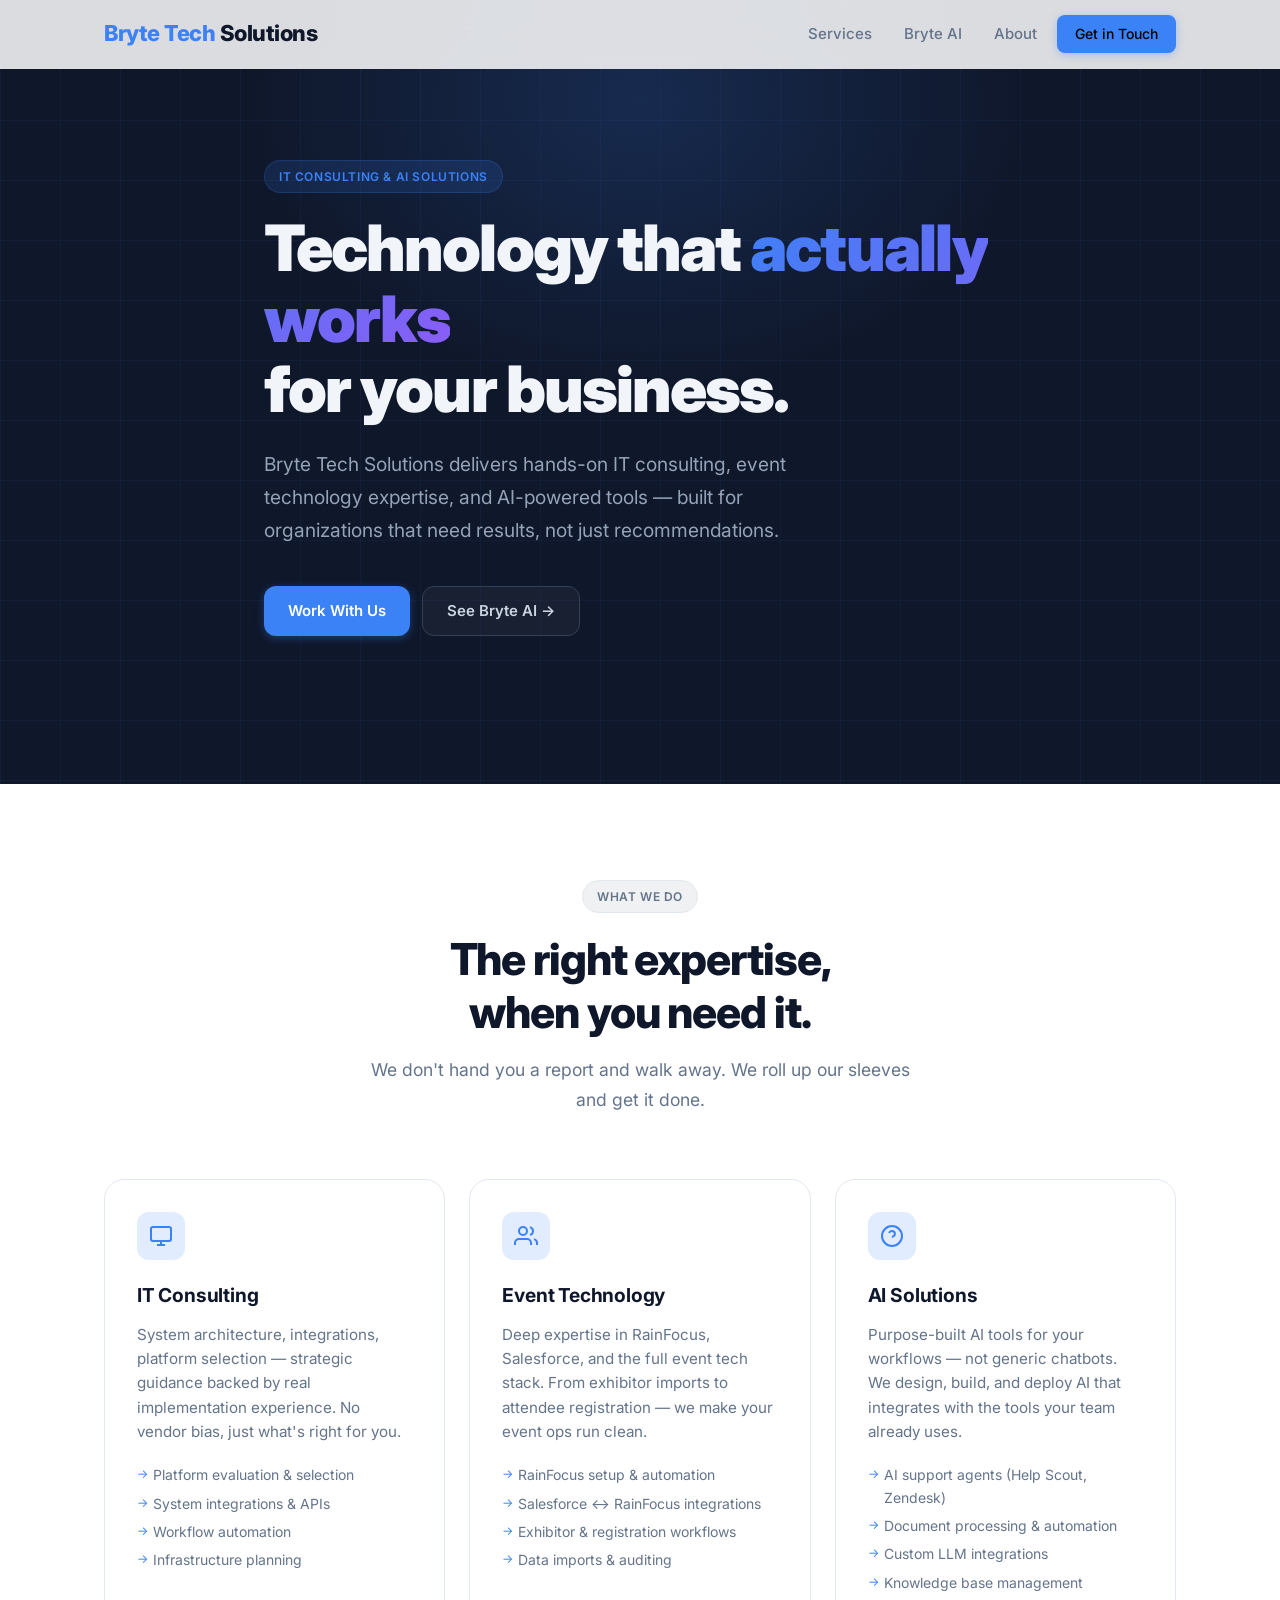
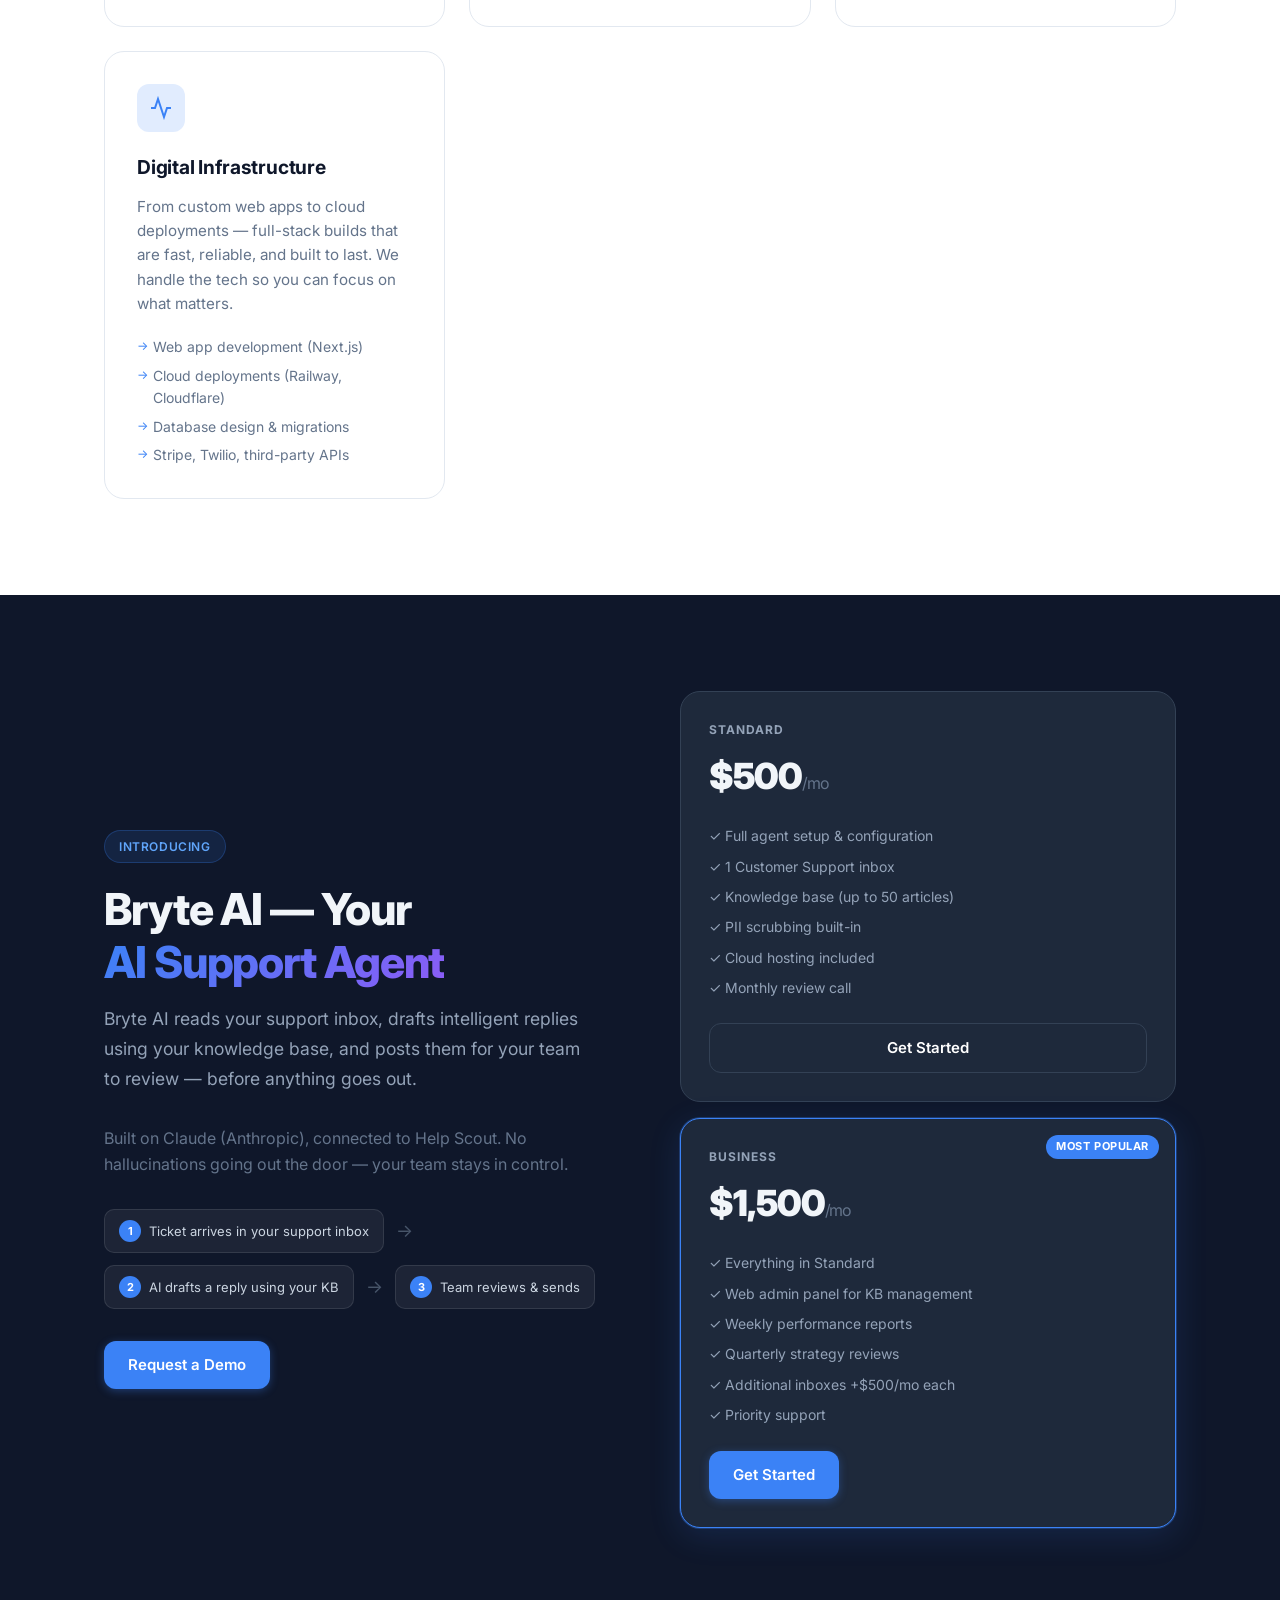
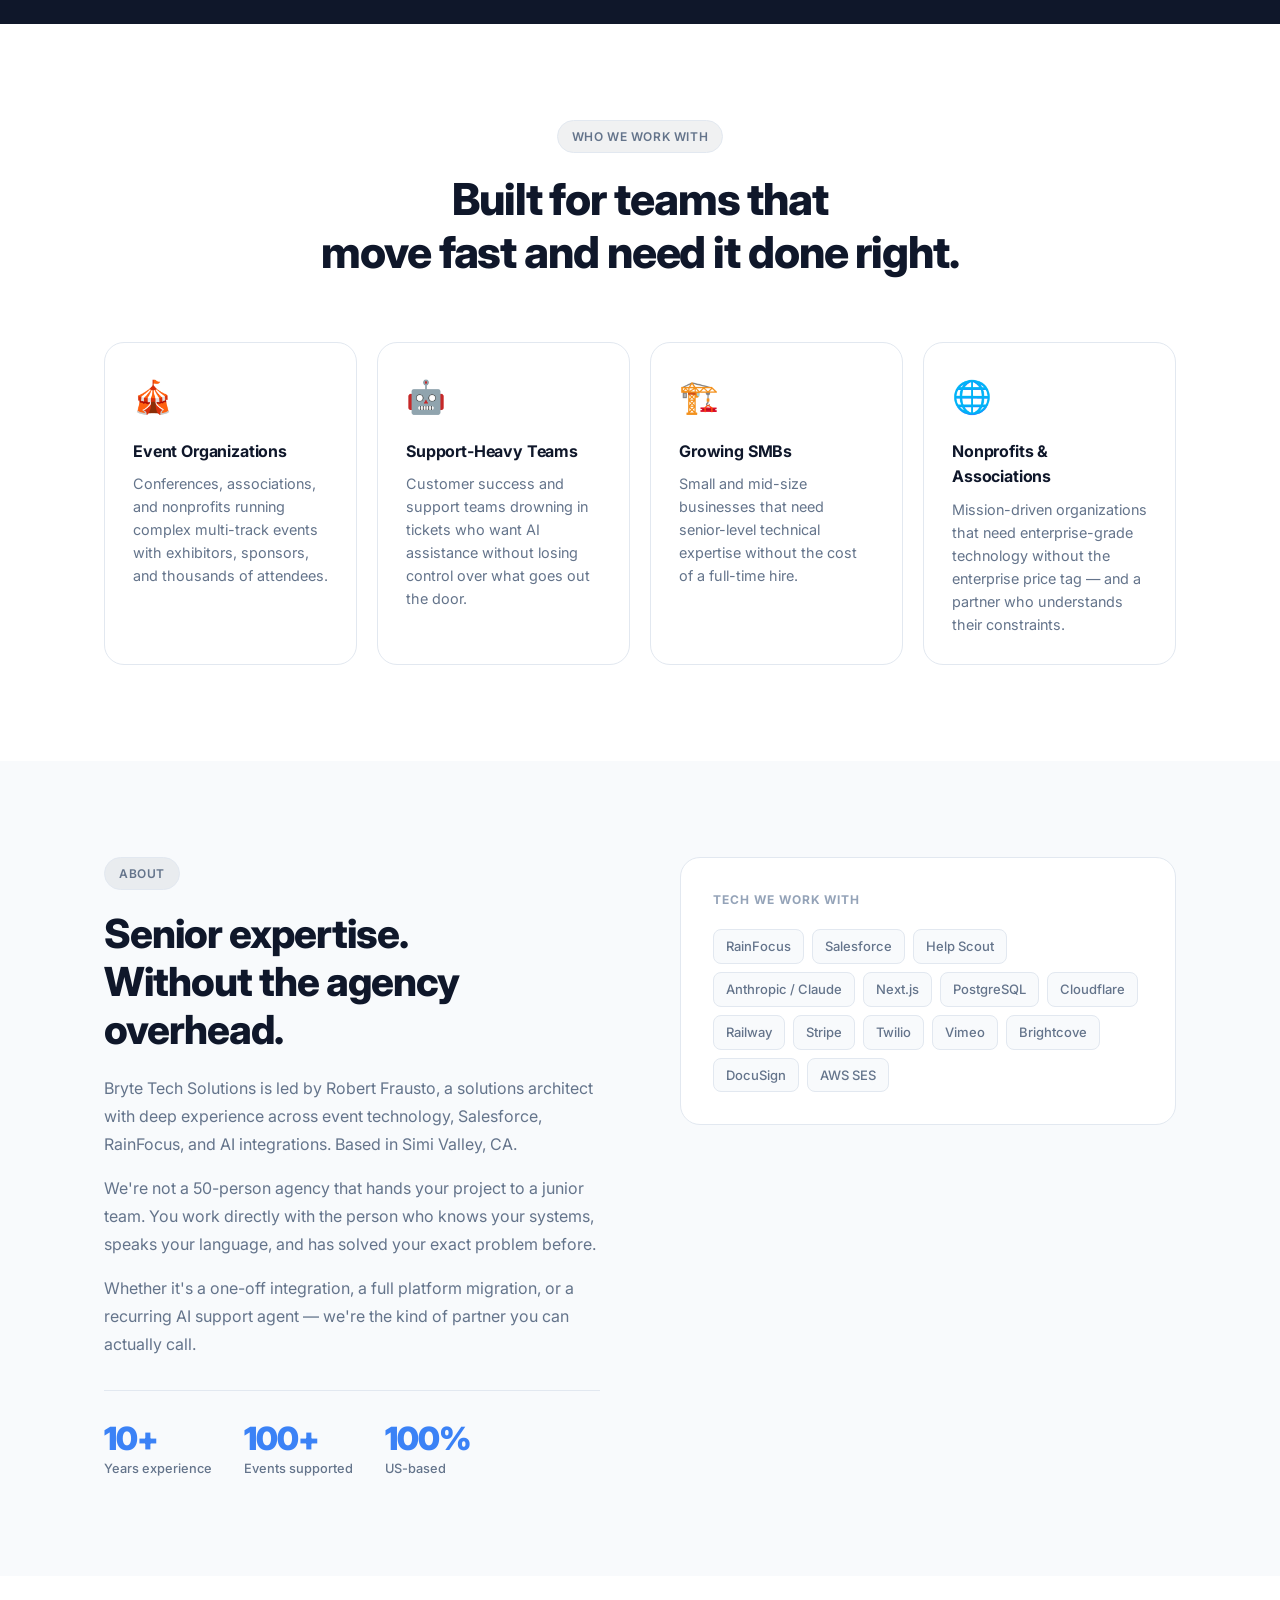
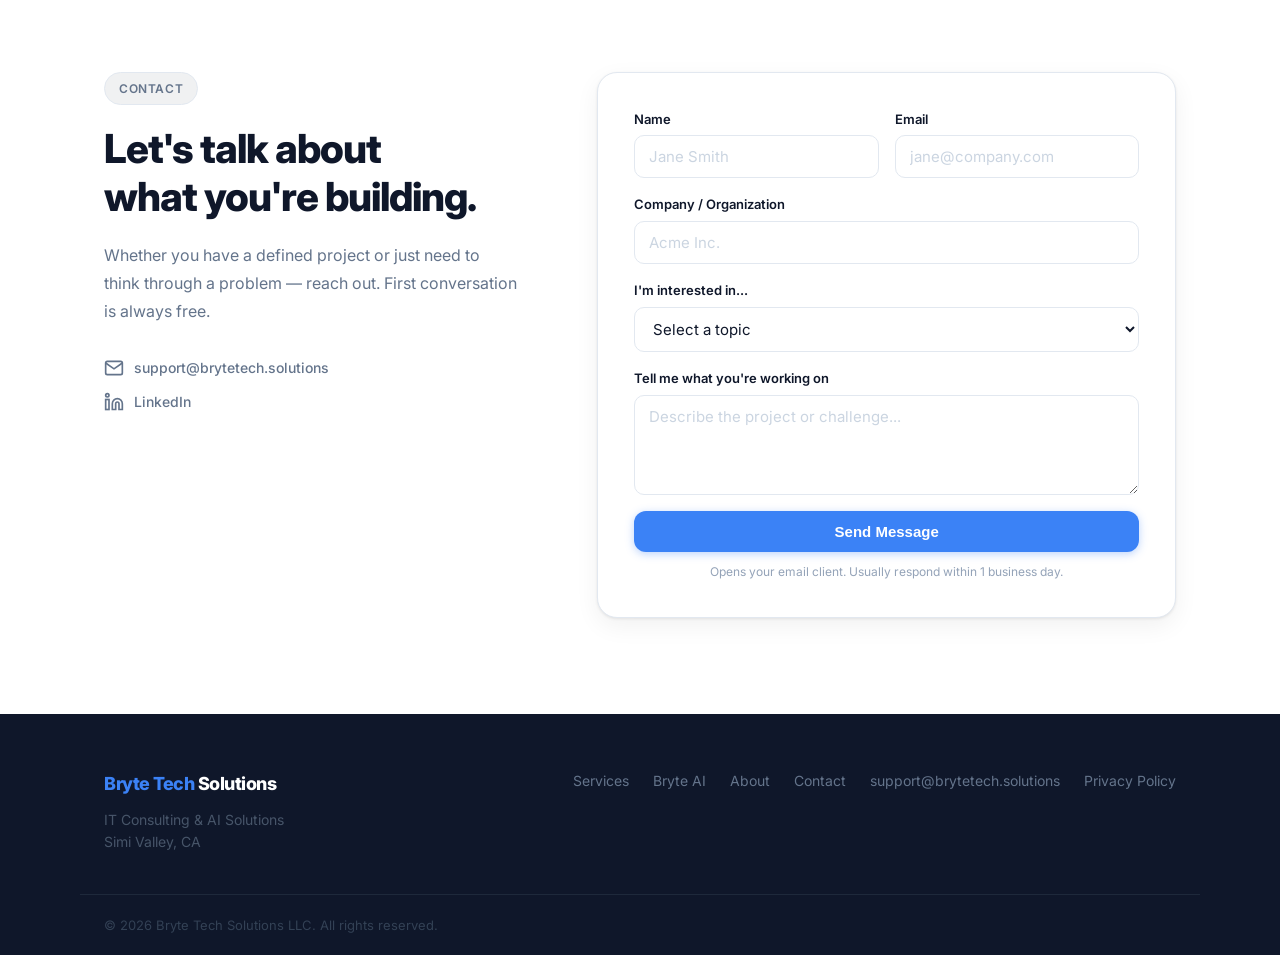
<file: index.html>
<!DOCTYPE html>
<html lang="en">
<head>
  <meta charset="UTF-8" />
  <meta name="viewport" content="width=device-width, initial-scale=1.0" />
  <title>Bryte Tech Solutions — IT Consulting & AI Solutions</title>
  <meta name="description" content="Bryte Tech Solutions delivers expert IT consulting, event technology, and AI-powered tools for organizations ready to work smarter." />
  <link rel="preconnect" href="https://fonts.googleapis.com" />
  <link rel="preconnect" href="https://fonts.gstatic.com" crossorigin />
  <link href="https://fonts.googleapis.com/css2?family=Inter:wght@300;400;500;600;700;800;900&display=swap" rel="stylesheet" />
  <link rel="stylesheet" href="styles.css" />
</head>
<body>

  <!-- NAV -->
  <nav class="nav" id="nav">
    <div class="nav-inner container">
      <a href="#" class="logo">
        <span class="logo-bryte">Bryte Tech</span><span class="logo-tech"> Solutions</span>
      </a>
      <ul class="nav-links">
        <li><a href="#services">Services</a></li>
        <li><a href="#bryte-ai">Bryte AI</a></li>
        <li><a href="#about">About</a></li>
        <li><a href="#contact" class="btn btn-sm nav-cta">Get in Touch</a></li>
      </ul>
      <button class="hamburger" id="hamburger" aria-label="Toggle menu">
        <span></span><span></span><span></span>
      </button>
    </div>
    <div class="mobile-menu" id="mobile-menu">
      <a href="#services">Services</a>
      <a href="#bryte-ai">Bryte AI</a>
      <a href="#about">About</a>
      <a href="#contact">Get in Touch</a>
    </div>
  </nav>

  <!-- HERO -->
  <section class="hero">
    <div class="hero-bg">
      <div class="hero-grid"></div>
      <div class="hero-glow"></div>
    </div>
    <div class="container hero-content">
      <div class="badge">IT Consulting & AI Solutions</div>
      <h1 class="hero-headline">
        Technology that <span class="gradient-text">actually works</span><br/>
        for your business.
      </h1>
      <p class="hero-sub">
        Bryte Tech Solutions delivers hands-on IT consulting, event technology expertise,
        and AI-powered tools — built for organizations that need results, not just recommendations.
      </p>
      <div class="hero-ctas">
        <a href="#contact" class="btn btn-primary">Work With Us</a>
        <a href="#bryte-ai" class="btn btn-ghost">See Bryte AI →</a>
      </div>

    </div>
  </section>

  <!-- SERVICES -->
  <section class="section" id="services">
    <div class="container">
      <div class="section-header">
        <div class="badge badge-dark">What We Do</div>
        <h2>The right expertise,<br/>when you need it.</h2>
        <p class="section-sub">We don't hand you a report and walk away. We roll up our sleeves and get it done.</p>
      </div>
      <div class="services-grid">

        <div class="service-card">
          <div class="service-icon">
            <svg width="24" height="24" viewBox="0 0 24 24" fill="none" stroke="currentColor" stroke-width="2"><rect x="2" y="3" width="20" height="14" rx="2"/><line x1="8" y1="21" x2="16" y2="21"/><line x1="12" y1="17" x2="12" y2="21"/></svg>
          </div>
          <h3>IT Consulting</h3>
          <p>System architecture, integrations, platform selection — strategic guidance backed by real implementation experience. No vendor bias, just what's right for you.</p>
          <ul class="service-list">
            <li>Platform evaluation & selection</li>
            <li>System integrations & APIs</li>
            <li>Workflow automation</li>
            <li>Infrastructure planning</li>
          </ul>
        </div>

        <div class="service-card">
          <div class="service-icon">
            <svg width="24" height="24" viewBox="0 0 24 24" fill="none" stroke="currentColor" stroke-width="2"><path d="M17 21v-2a4 4 0 0 0-4-4H5a4 4 0 0 0-4 4v2"/><circle cx="9" cy="7" r="4"/><path d="M23 21v-2a4 4 0 0 0-3-3.87"/><path d="M16 3.13a4 4 0 0 1 0 7.75"/></svg>
          </div>
          <h3>Event Technology</h3>
          <p>Deep expertise in RainFocus, Salesforce, and the full event tech stack. From exhibitor imports to attendee registration — we make your event ops run clean.</p>
          <ul class="service-list">
            <li>RainFocus setup & automation</li>
            <li>Salesforce ↔ RainFocus integrations</li>
            <li>Exhibitor & registration workflows</li>
            <li>Data imports & auditing</li>
          </ul>
        </div>

        <div class="service-card">
          <div class="service-icon">
            <svg width="24" height="24" viewBox="0 0 24 24" fill="none" stroke="currentColor" stroke-width="2"><circle cx="12" cy="12" r="10"/><path d="M9.09 9a3 3 0 0 1 5.83 1c0 2-3 3-3 3"/><line x1="12" y1="17" x2="12.01" y2="17"/></svg>
          </div>
          <h3>AI Solutions</h3>
          <p>Purpose-built AI tools for your workflows — not generic chatbots. We design, build, and deploy AI that integrates with the tools your team already uses.</p>
          <ul class="service-list">
            <li>AI support agents (Help Scout, Zendesk)</li>
            <li>Document processing & automation</li>
            <li>Custom LLM integrations</li>
            <li>Knowledge base management</li>
          </ul>
        </div>

        <div class="service-card">
          <div class="service-icon">
            <svg width="24" height="24" viewBox="0 0 24 24" fill="none" stroke="currentColor" stroke-width="2"><polyline points="22 12 18 12 15 21 9 3 6 12 2 12"/></svg>
          </div>
          <h3>Digital Infrastructure</h3>
          <p>From custom web apps to cloud deployments — full-stack builds that are fast, reliable, and built to last. We handle the tech so you can focus on what matters.</p>
          <ul class="service-list">
            <li>Web app development (Next.js)</li>
            <li>Cloud deployments (Railway, Cloudflare)</li>
            <li>Database design & migrations</li>
            <li>Stripe, Twilio, third-party APIs</li>
          </ul>
        </div>

      </div>
    </div>
  </section>

  <!-- BRYTE AI -->
  <section class="section section-dark" id="bryte-ai">
    <div class="container">
      <div class="bryte-ai-layout">
        <div class="bryte-ai-text">
          <div class="badge badge-blue">Introducing</div>
          <h2>Bryte AI — Your<br/><span class="gradient-text">AI Support Agent</span></h2>
          <p class="section-sub" style="margin: 0 0 2rem;">
            Bryte AI reads your support inbox, drafts intelligent replies using your knowledge base, and posts them for your team to review — before anything goes out.
          </p>
          <p style="color: var(--text-muted); margin-bottom: 2rem;">
            Built on Claude (Anthropic), connected to Help Scout. No hallucinations going out the door — your team stays in control.
          </p>
          <div class="bryte-flow">
            <div class="flow-step">
              <span class="flow-num">1</span>
              <span>Ticket arrives in your support inbox</span>
            </div>
            <div class="flow-arrow">→</div>
            <div class="flow-step">
              <span class="flow-num">2</span>
              <span>AI drafts a reply using your KB</span>
            </div>
            <div class="flow-arrow">→</div>
            <div class="flow-step">
              <span class="flow-num">3</span>
              <span>Team reviews & sends</span>
            </div>
          </div>
          <a href="#contact" class="btn btn-primary" style="margin-top: 2rem;">Request a Demo</a>
        </div>
        <div class="bryte-ai-pricing">
          <div class="pricing-card">
            <div class="pricing-label">Standard</div>
            <div class="pricing-price">$500<span>/mo</span></div>
            <ul class="pricing-features">
              <li>✓ Full agent setup & configuration</li>
              <li>✓ 1 Customer Support inbox</li>
              <li>✓ Knowledge base (up to 50 articles)</li>
              <li>✓ PII scrubbing built-in</li>
              <li>✓ Cloud hosting included</li>
              <li>✓ Monthly review call</li>
            </ul>
            <a href="#contact" class="btn btn-ghost-dark">Get Started</a>
          </div>
          <div class="pricing-card pricing-card-featured">
            <div class="pricing-label">Business</div>
            <div class="pricing-popular">Most Popular</div>
            <div class="pricing-price">$1,500<span>/mo</span></div>
            <ul class="pricing-features">
              <li>✓ Everything in Standard</li>
              <li>✓ Web admin panel for KB management</li>
              <li>✓ Weekly performance reports</li>
              <li>✓ Quarterly strategy reviews</li>
              <li>✓ Additional inboxes +$500/mo each</li>
              <li>✓ Priority support</li>
            </ul>
            <a href="#contact" class="btn btn-primary">Get Started</a>
          </div>
        </div>
      </div>
    </div>
  </section>

  <!-- WHO WE WORK WITH -->
  <section class="section" id="who">
    <div class="container">
      <div class="section-header">
        <div class="badge badge-dark">Who We Work With</div>
        <h2>Built for teams that<br/>move fast and need it done right.</h2>
      </div>
      <div class="who-grid">
        <div class="who-card">
          <div class="who-icon">🎪</div>
          <h4>Event Organizations</h4>
          <p>Conferences, associations, and nonprofits running complex multi-track events with exhibitors, sponsors, and thousands of attendees.</p>
        </div>
        <div class="who-card">
          <div class="who-icon">🤖</div>
          <h4>Support-Heavy Teams</h4>
          <p>Customer success and support teams drowning in tickets who want AI assistance without losing control over what goes out the door.</p>
        </div>
        <div class="who-card">
          <div class="who-icon">🏗️</div>
          <h4>Growing SMBs</h4>
          <p>Small and mid-size businesses that need senior-level technical expertise without the cost of a full-time hire.</p>
        </div>
        <div class="who-card">
          <div class="who-icon">🌐</div>
          <h4>Nonprofits & Associations</h4>
          <p>Mission-driven organizations that need enterprise-grade technology without the enterprise price tag — and a partner who understands their constraints.</p>
        </div>
      </div>
    </div>
  </section>

  <!-- ABOUT -->
  <section class="section section-alt" id="about">
    <div class="container">
      <div class="about-layout">
        <div class="about-text">
          <div class="badge badge-dark">About</div>
          <h2>Senior expertise.<br/>Without the agency overhead.</h2>
          <p>
            Bryte Tech Solutions is led by Robert Frausto, a solutions architect with deep experience across event technology, Salesforce, RainFocus, and AI integrations. Based in Simi Valley, CA.
          </p>
          <p>
            We're not a 50-person agency that hands your project to a junior team. You work directly with the person who knows your systems, speaks your language, and has solved your exact problem before.
          </p>
          <p>
            Whether it's a one-off integration, a full platform migration, or a recurring AI support agent — we're the kind of partner you can actually call.
          </p>
          <div class="about-stats">
            <div class="stat">
              <div class="stat-num">10+</div>
              <div class="stat-label">Years experience</div>
            </div>
            <div class="stat">
              <div class="stat-num">100+</div>
              <div class="stat-label">Events supported</div>
            </div>
            <div class="stat">
              <div class="stat-num">100%</div>
              <div class="stat-label">US-based</div>
            </div>
          </div>
        </div>
        <div class="about-stack">
          <div class="stack-label">Tech We Work With</div>
          <div class="stack-grid">
            <span class="stack-tag">RainFocus</span>
            <span class="stack-tag">Salesforce</span>
            <span class="stack-tag">Help Scout</span>
            <span class="stack-tag">Anthropic / Claude</span>
            <span class="stack-tag">Next.js</span>
            <span class="stack-tag">PostgreSQL</span>
            <span class="stack-tag">Cloudflare</span>
            <span class="stack-tag">Railway</span>
            <span class="stack-tag">Stripe</span>
            <span class="stack-tag">Twilio</span>
            <span class="stack-tag">Vimeo</span>
            <span class="stack-tag">Brightcove</span>
            <span class="stack-tag">DocuSign</span>
            <span class="stack-tag">AWS SES</span>
          </div>
        </div>
      </div>
    </div>
  </section>

  <!-- CONTACT -->
  <section class="section" id="contact">
    <div class="container">
      <div class="contact-layout">
        <div class="contact-text">
          <div class="badge badge-dark">Contact</div>
          <h2>Let's talk about<br/>what you're building.</h2>
          <p>Whether you have a defined project or just need to think through a problem — reach out. First conversation is always free.</p>
          <div class="contact-links">
            <a href="mailto:support@brytetech.solutions" class="contact-link">
              <svg width="20" height="20" viewBox="0 0 24 24" fill="none" stroke="currentColor" stroke-width="2"><path d="M4 4h16c1.1 0 2 .9 2 2v12c0 1.1-.9 2-2 2H4c-1.1 0-2-.9-2-2V6c0-1.1.9-2 2-2z"/><polyline points="22,6 12,13 2,6"/></svg>
              support@brytetech.solutions
            </a>
            <a href="https://linkedin.com/in/robertfrausto" target="_blank" rel="noopener" class="contact-link">
              <svg width="20" height="20" viewBox="0 0 24 24" fill="none" stroke="currentColor" stroke-width="2"><path d="M16 8a6 6 0 0 1 6 6v7h-4v-7a2 2 0 0 0-2-2 2 2 0 0 0-2 2v7h-4v-7a6 6 0 0 1 6-6z"/><rect x="2" y="9" width="4" height="12"/><circle cx="4" cy="4" r="2"/></svg>
              LinkedIn
            </a>
          </div>
        </div>
        <form class="contact-form" id="contact-form" action="mailto:info@brytetech.solutions" method="POST" enctype="text/plain">
          <div class="form-row">
            <div class="form-group">
              <label for="name">Name</label>
              <input type="text" id="name" name="name" placeholder="Jane Smith" required />
            </div>
            <div class="form-group">
              <label for="email">Email</label>
              <input type="email" id="email" name="email" placeholder="jane@company.com" required />
            </div>
          </div>
          <div class="form-group">
            <label for="company">Company / Organization</label>
            <input type="text" id="company" name="company" placeholder="Acme Inc." />
          </div>
          <div class="form-group">
            <label for="interest">I'm interested in...</label>
            <select id="interest" name="interest">
              <option value="">Select a topic</option>
              <option value="it-consulting">IT Consulting</option>
              <option value="event-tech">Event Technology (RainFocus / Salesforce)</option>
              <option value="bryte-ai">Bryte AI Support Agent</option>
              <option value="web-dev">Web Development</option>
              <option value="other">Something else</option>
            </select>
          </div>
          <div class="form-group">
            <label for="message">Tell me what you're working on</label>
            <textarea id="message" name="message" rows="4" placeholder="Describe the project or challenge..." required></textarea>
          </div>
          <button type="submit" class="btn btn-primary btn-full">Send Message</button>
          <p class="form-note">Opens your email client. Usually respond within 1 business day.</p>
        </form>
      </div>
    </div>
  </section>

  <!-- FOOTER -->
  <footer class="footer">
    <div class="container footer-inner">
      <div class="footer-left">
        <a href="#" class="logo logo-sm">
          <span class="logo-bryte">Bryte Tech</span><span class="logo-tech"> Solutions</span>
        </a>
        <p>IT Consulting & AI Solutions<br/>Simi Valley, CA</p>
      </div>
      <div class="footer-links">
        <a href="#services">Services</a>
        <a href="#bryte-ai">Bryte AI</a>
        <a href="#about">About</a>
        <a href="#contact">Contact</a>
        <a href="mailto:support@brytetech.solutions">support@brytetech.solutions</a>
        <a href="/privacy-policy.html">Privacy Policy</a>
      </div>
    </div>
    <div class="footer-bottom container">
      <p>© 2026 Bryte Tech Solutions LLC. All rights reserved.</p>
    </div>
  </footer>

  <script src="main.js"></script>
</body>
</html>
</file>
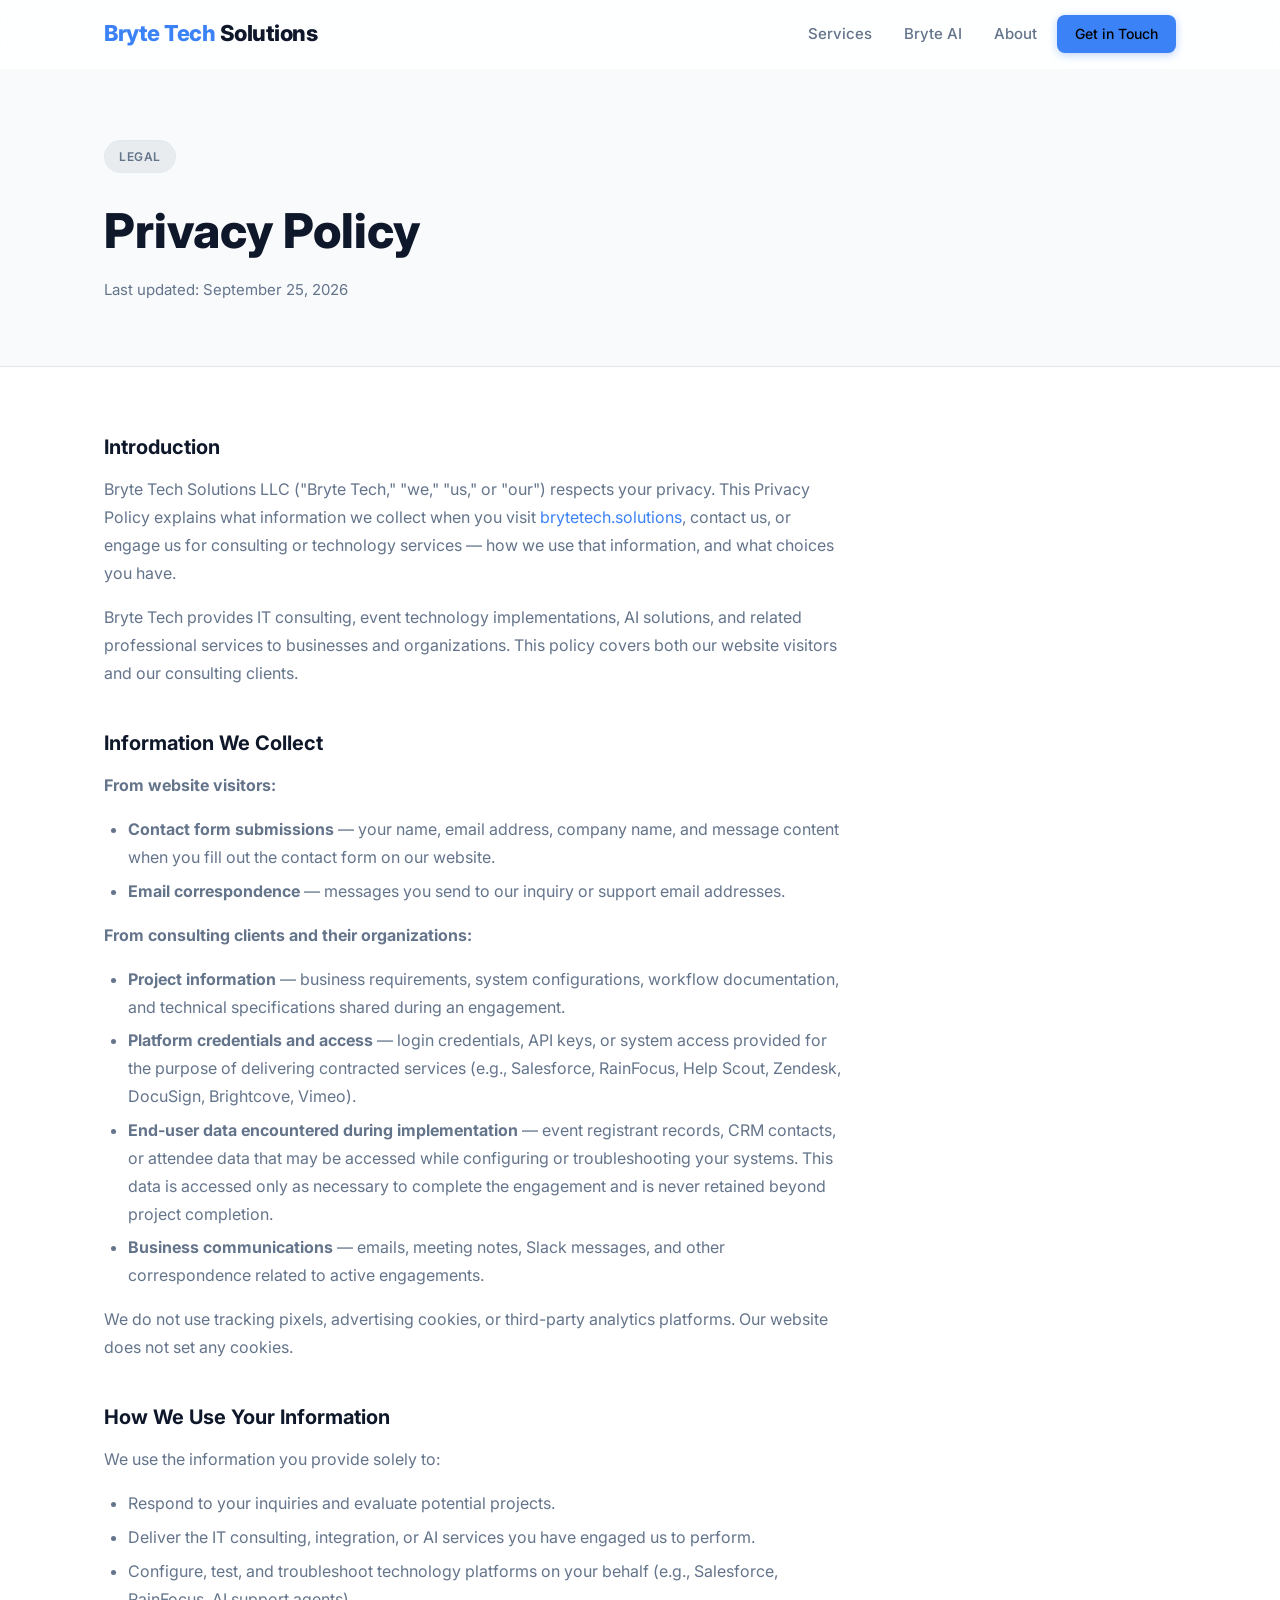
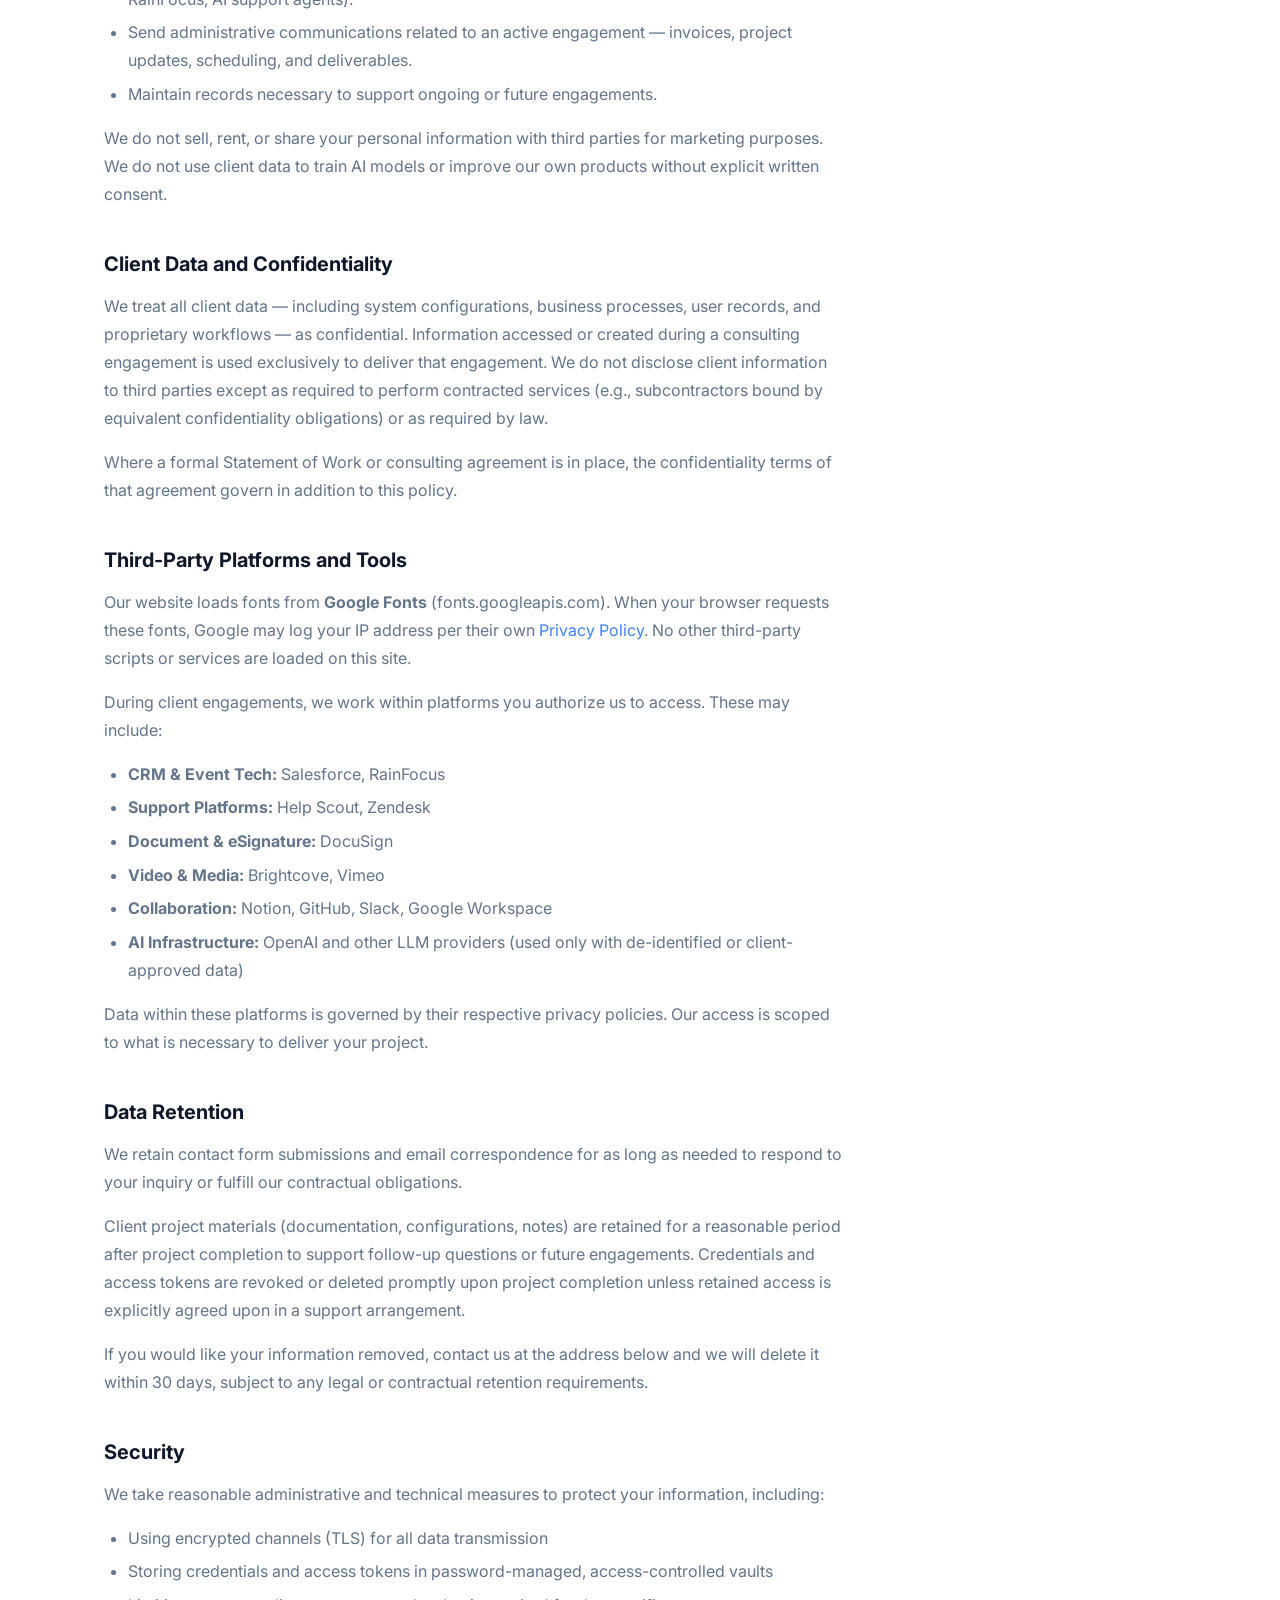
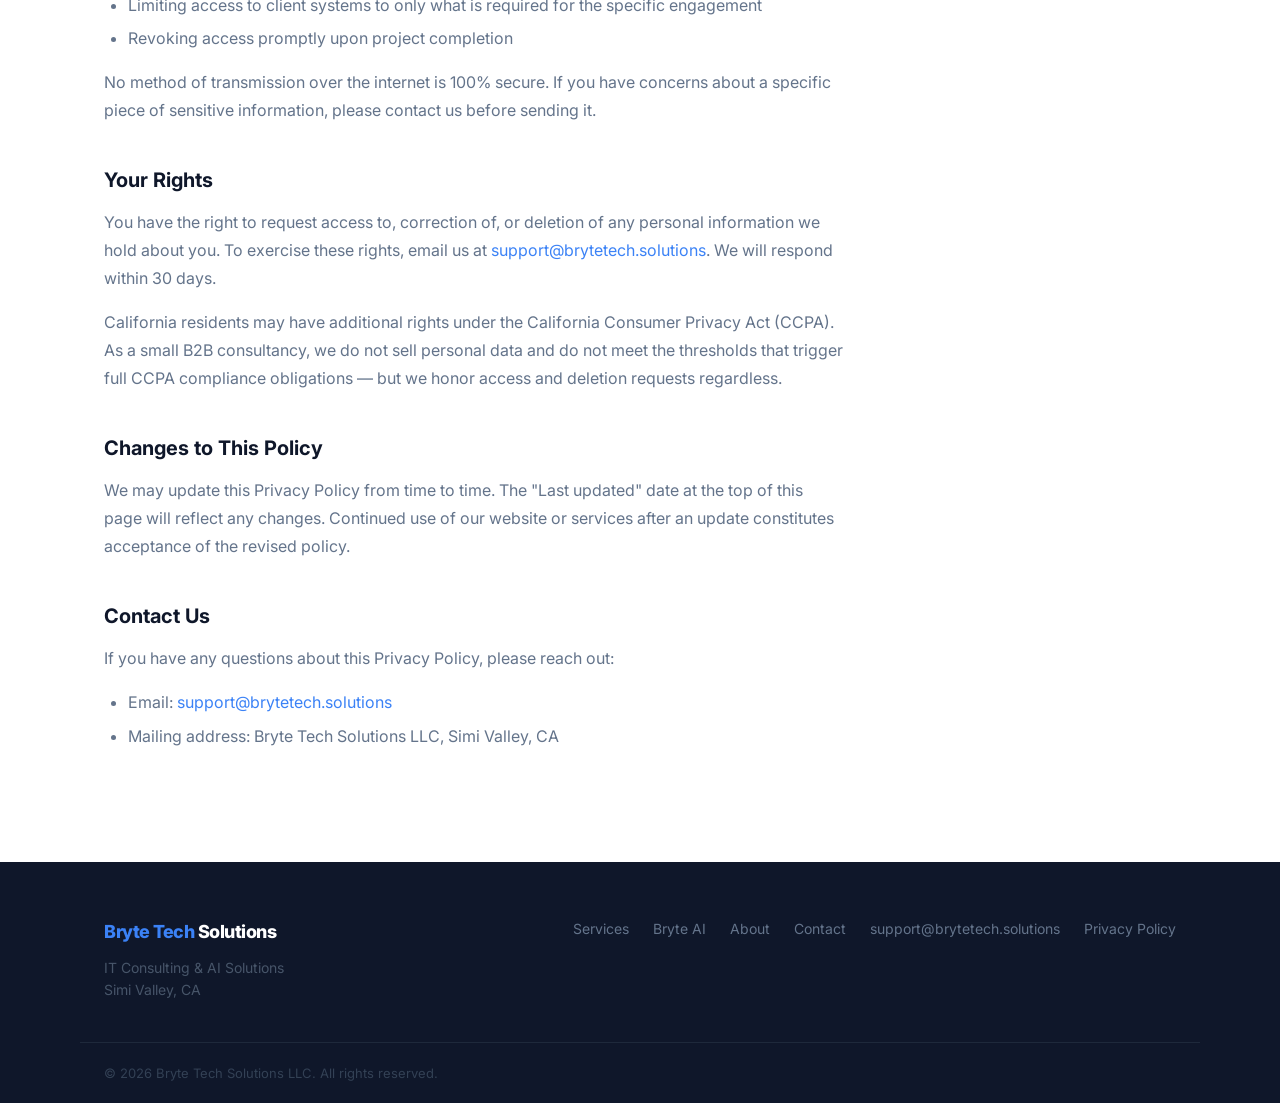
<file: privacy-policy.html>
<!DOCTYPE html>
<html lang="en">
<head>
  <meta charset="UTF-8" />
  <meta name="viewport" content="width=device-width, initial-scale=1.0" />
  <title>Privacy Policy — Bryte Tech Solutions</title>
  <meta name="description" content="Privacy Policy for Bryte Tech Solutions LLC — how we collect, use, and protect your information." />
  <link rel="preconnect" href="https://fonts.googleapis.com" />
  <link rel="preconnect" href="https://fonts.gstatic.com" crossorigin />
  <link href="https://fonts.googleapis.com/css2?family=Inter:wght@300;400;500;600;700;800;900&display=swap" rel="stylesheet" />
  <link rel="stylesheet" href="styles.css" />
  <style>
    .policy-hero {
      padding: 140px 0 64px;
      background: var(--bg-alt);
      border-bottom: 1px solid var(--border);
    }
    .policy-hero h1 { font-size: clamp(2rem, 5vw, 3rem); font-weight: 800; margin-bottom: 0.5rem; }
    .policy-hero p { color: var(--text-muted); font-size: 15px; }
    .policy-body {
      padding: 64px 0 96px;
    }
    .policy-content {
      max-width: 740px;
    }
    .policy-content h2 {
      font-size: 1.25rem;
      font-weight: 700;
      margin: 2.5rem 0 0.75rem;
      color: var(--text);
    }
    .policy-content h2:first-child { margin-top: 0; }
    .policy-content p {
      color: var(--text-muted);
      margin-bottom: 1rem;
      line-height: 1.75;
    }
    .policy-content ul {
      list-style: disc;
      padding-left: 1.5rem;
      color: var(--text-muted);
      margin-bottom: 1rem;
      line-height: 1.75;
    }
    .policy-content ul li { margin-bottom: 0.35rem; }
    .policy-content a { color: var(--primary); text-decoration: none; }
    .policy-content a:hover { text-decoration: underline; }
  </style>
</head>
<body>

  <!-- NAV -->
  <nav class="nav" id="nav">
    <div class="nav-inner container">
      <a href="/" class="logo">
        <span class="logo-bryte">Bryte Tech</span><span class="logo-tech"> Solutions</span>
      </a>
      <ul class="nav-links">
        <li><a href="/#services">Services</a></li>
        <li><a href="/#bryte-ai">Bryte AI</a></li>
        <li><a href="/#about">About</a></li>
        <li><a href="/#contact" class="btn btn-sm nav-cta">Get in Touch</a></li>
      </ul>
      <button class="hamburger" id="hamburger" aria-label="Toggle menu">
        <span></span><span></span><span></span>
      </button>
    </div>
    <div class="mobile-menu" id="mobile-menu">
      <a href="/#services">Services</a>
      <a href="/#bryte-ai">Bryte AI</a>
      <a href="/#about">About</a>
      <a href="/#contact">Get in Touch</a>
    </div>
  </nav>

  <!-- HERO -->
  <section class="policy-hero">
    <div class="container">
      <div class="badge badge-dark">Legal</div>
      <h1>Privacy Policy</h1>
      <p>Last updated: September 25, 2026</p>
    </div>
  </section>

  <!-- BODY -->
  <section class="policy-body">
    <div class="container">
      <div class="policy-content">

        <h2>Introduction</h2>
        <p>Bryte Tech Solutions LLC ("Bryte Tech," "we," "us," or "our") respects your privacy. This Privacy Policy explains what information we collect when you visit <a href="https://brytetech.solutions">brytetech.solutions</a>, contact us, or engage us for consulting or technology services — how we use that information, and what choices you have.</p>
        <p>Bryte Tech provides IT consulting, event technology implementations, AI solutions, and related professional services to businesses and organizations. This policy covers both our website visitors and our consulting clients.</p>

        <h2>Information We Collect</h2>
        <p><strong>From website visitors:</strong></p>
        <ul>
          <li><strong>Contact form submissions</strong> — your name, email address, company name, and message content when you fill out the contact form on our website.</li>
          <li><strong>Email correspondence</strong> — messages you send to our inquiry or support email addresses.</li>
        </ul>
        <p><strong>From consulting clients and their organizations:</strong></p>
        <ul>
          <li><strong>Project information</strong> — business requirements, system configurations, workflow documentation, and technical specifications shared during an engagement.</li>
          <li><strong>Platform credentials and access</strong> — login credentials, API keys, or system access provided for the purpose of delivering contracted services (e.g., Salesforce, RainFocus, Help Scout, Zendesk, DocuSign, Brightcove, Vimeo).</li>
          <li><strong>End-user data encountered during implementation</strong> — event registrant records, CRM contacts, or attendee data that may be accessed while configuring or troubleshooting your systems. This data is accessed only as necessary to complete the engagement and is never retained beyond project completion.</li>
          <li><strong>Business communications</strong> — emails, meeting notes, Slack messages, and other correspondence related to active engagements.</li>
        </ul>
        <p>We do not use tracking pixels, advertising cookies, or third-party analytics platforms. Our website does not set any cookies.</p>

        <h2>How We Use Your Information</h2>
        <p>We use the information you provide solely to:</p>
        <ul>
          <li>Respond to your inquiries and evaluate potential projects.</li>
          <li>Deliver the IT consulting, integration, or AI services you have engaged us to perform.</li>
          <li>Configure, test, and troubleshoot technology platforms on your behalf (e.g., Salesforce, RainFocus, AI support agents).</li>
          <li>Send administrative communications related to an active engagement — invoices, project updates, scheduling, and deliverables.</li>
          <li>Maintain records necessary to support ongoing or future engagements.</li>
        </ul>
        <p>We do not sell, rent, or share your personal information with third parties for marketing purposes. We do not use client data to train AI models or improve our own products without explicit written consent.</p>

        <h2>Client Data and Confidentiality</h2>
        <p>We treat all client data — including system configurations, business processes, user records, and proprietary workflows — as confidential. Information accessed or created during a consulting engagement is used exclusively to deliver that engagement. We do not disclose client information to third parties except as required to perform contracted services (e.g., subcontractors bound by equivalent confidentiality obligations) or as required by law.</p>
        <p>Where a formal Statement of Work or consulting agreement is in place, the confidentiality terms of that agreement govern in addition to this policy.</p>

        <h2>Third-Party Platforms and Tools</h2>
        <p>Our website loads fonts from <strong>Google Fonts</strong> (fonts.googleapis.com). When your browser requests these fonts, Google may log your IP address per their own <a href="https://policies.google.com/privacy" target="_blank" rel="noopener">Privacy Policy</a>. No other third-party scripts or services are loaded on this site.</p>
        <p>During client engagements, we work within platforms you authorize us to access. These may include:</p>
        <ul>
          <li><strong>CRM & Event Tech:</strong> Salesforce, RainFocus</li>
          <li><strong>Support Platforms:</strong> Help Scout, Zendesk</li>
          <li><strong>Document & eSignature:</strong> DocuSign</li>
          <li><strong>Video & Media:</strong> Brightcove, Vimeo</li>
          <li><strong>Collaboration:</strong> Notion, GitHub, Slack, Google Workspace</li>
          <li><strong>AI Infrastructure:</strong> OpenAI and other LLM providers (used only with de-identified or client-approved data)</li>
        </ul>
        <p>Data within these platforms is governed by their respective privacy policies. Our access is scoped to what is necessary to deliver your project.</p>

        <h2>Data Retention</h2>
        <p>We retain contact form submissions and email correspondence for as long as needed to respond to your inquiry or fulfill our contractual obligations.</p>
        <p>Client project materials (documentation, configurations, notes) are retained for a reasonable period after project completion to support follow-up questions or future engagements. Credentials and access tokens are revoked or deleted promptly upon project completion unless retained access is explicitly agreed upon in a support arrangement.</p>
        <p>If you would like your information removed, contact us at the address below and we will delete it within 30 days, subject to any legal or contractual retention requirements.</p>

        <h2>Security</h2>
        <p>We take reasonable administrative and technical measures to protect your information, including:</p>
        <ul>
          <li>Using encrypted channels (TLS) for all data transmission</li>
          <li>Storing credentials and access tokens in password-managed, access-controlled vaults</li>
          <li>Limiting access to client systems to only what is required for the specific engagement</li>
          <li>Revoking access promptly upon project completion</li>
        </ul>
        <p>No method of transmission over the internet is 100% secure. If you have concerns about a specific piece of sensitive information, please contact us before sending it.</p>

        <h2>Your Rights</h2>
        <p>You have the right to request access to, correction of, or deletion of any personal information we hold about you. To exercise these rights, email us at <a href="mailto:support@brytetech.solutions">support@brytetech.solutions</a>. We will respond within 30 days.</p>
        <p>California residents may have additional rights under the California Consumer Privacy Act (CCPA). As a small B2B consultancy, we do not sell personal data and do not meet the thresholds that trigger full CCPA compliance obligations — but we honor access and deletion requests regardless.</p>

        <h2>Changes to This Policy</h2>
        <p>We may update this Privacy Policy from time to time. The "Last updated" date at the top of this page will reflect any changes. Continued use of our website or services after an update constitutes acceptance of the revised policy.</p>

        <h2>Contact Us</h2>
        <p>If you have any questions about this Privacy Policy, please reach out:</p>
        <ul>
          <li>Email: <a href="mailto:support@brytetech.solutions">support@brytetech.solutions</a></li>
          <li>Mailing address: Bryte Tech Solutions LLC, Simi Valley, CA</li>
        </ul>

      </div>
    </div>
  </section>

  <!-- FOOTER -->
  <footer class="footer">
    <div class="container footer-inner">
      <div class="footer-left">
        <a href="/" class="logo logo-sm">
          <span class="logo-bryte">Bryte Tech</span><span class="logo-tech"> Solutions</span>
        </a>
        <p>IT Consulting & AI Solutions<br/>Simi Valley, CA</p>
      </div>
      <div class="footer-links">
        <a href="/#services">Services</a>
        <a href="/#bryte-ai">Bryte AI</a>
        <a href="/#about">About</a>
        <a href="/#contact">Contact</a>
        <a href="mailto:support@brytetech.solutions">support@brytetech.solutions</a>
        <a href="/privacy-policy.html">Privacy Policy</a>
      </div>
    </div>
    <div class="footer-bottom container">
      <p>© 2026 Bryte Tech Solutions LLC. All rights reserved.</p>
    </div>
  </footer>

  <script src="main.js"></script>
</body>
</html>
</file>
<file: styles.css>
/* ============================
   BryteTech Solutions — Styles
   ============================ */

:root {
  --primary: #3b82f6;
  --primary-dark: #2563eb;
  --primary-glow: rgba(59, 130, 246, 0.15);
  --bg: #ffffff;
  --bg-alt: #f8fafc;
  --bg-dark: #0f172a;
  --bg-dark-card: #1e293b;
  --text: #0f172a;
  --text-muted: #64748b;
  --text-light: #94a3b8;
  --border: #e2e8f0;
  --border-dark: #334155;
  --radius: 12px;
  --radius-lg: 20px;
  --shadow: 0 1px 3px rgba(0,0,0,0.08), 0 8px 24px rgba(0,0,0,0.06);
  --shadow-lg: 0 4px 6px rgba(0,0,0,0.07), 0 20px 60px rgba(0,0,0,0.1);
}

*, *::before, *::after { box-sizing: border-box; margin: 0; padding: 0; }

html { scroll-behavior: smooth; }

body {
  font-family: 'Inter', -apple-system, BlinkMacSystemFont, sans-serif;
  color: var(--text);
  background: var(--bg);
  line-height: 1.6;
  font-size: 16px;
  -webkit-font-smoothing: antialiased;
}

/* ---- Utilities ---- */
.container {
  max-width: 1120px;
  margin: 0 auto;
  padding: 0 24px;
}

.gradient-text {
  background: linear-gradient(135deg, #3b82f6 0%, #8b5cf6 100%);
  -webkit-background-clip: text;
  -webkit-text-fill-color: transparent;
  background-clip: text;
}

.badge {
  display: inline-flex;
  align-items: center;
  padding: 6px 14px;
  border-radius: 100px;
  font-size: 12px;
  font-weight: 600;
  letter-spacing: 0.05em;
  text-transform: uppercase;
  background: var(--primary-glow);
  color: var(--primary);
  border: 1px solid rgba(59, 130, 246, 0.2);
  margin-bottom: 1.25rem;
}

.badge-dark {
  background: rgba(15, 23, 42, 0.06);
  color: var(--text-muted);
  border-color: var(--border);
}

.badge-blue {
  background: rgba(59, 130, 246, 0.12);
  color: #60a5fa;
  border-color: rgba(59, 130, 246, 0.25);
}

/* ---- Buttons ---- */
.btn {
  display: inline-flex;
  align-items: center;
  gap: 6px;
  padding: 12px 24px;
  border-radius: var(--radius);
  font-size: 15px;
  font-weight: 600;
  text-decoration: none;
  cursor: pointer;
  transition: all 0.2s ease;
  border: none;
  white-space: nowrap;
}

.btn-sm { padding: 8px 18px; font-size: 14px; }
.btn-full { width: 100%; justify-content: center; }

.btn-primary {
  background: var(--primary);
  color: #fff;
  box-shadow: 0 2px 8px rgba(59, 130, 246, 0.35);
}
.btn-primary:hover {
  background: var(--primary-dark);
  transform: translateY(-1px);
  box-shadow: 0 4px 16px rgba(59, 130, 246, 0.45);
}

.btn-ghost {
  background: transparent;
  color: var(--text);
  border: 1.5px solid var(--border);
}
.btn-ghost:hover {
  background: var(--bg-alt);
  border-color: #cbd5e1;
}

.btn-ghost-dark {
  background: transparent;
  color: #ffffff;
  border: 1.5px solid var(--border-dark);
  padding: 12px 24px;
  border-radius: var(--radius);
  font-size: 15px;
  font-weight: 600;
  text-decoration: none;
  display: inline-flex;
  align-items: center;
  gap: 6px;
  cursor: pointer;
  transition: all 0.2s ease;
  width: 100%;
  justify-content: center;
}
.btn-ghost-dark:hover {
  background: rgba(255,255,255,0.08);
  border-color: #64748b;
}

/* ---- Nav ---- */
.nav {
  position: fixed;
  top: 0; left: 0; right: 0;
  z-index: 100;
  background: rgba(255, 255, 255, 0.85);
  backdrop-filter: blur(16px);
  -webkit-backdrop-filter: blur(16px);
  border-bottom: 1px solid transparent;
  transition: border-color 0.3s, box-shadow 0.3s;
}

.nav.scrolled {
  border-bottom-color: var(--border);
  box-shadow: 0 1px 0 rgba(0,0,0,0.05);
}

.nav-inner {
  display: flex;
  align-items: center;
  justify-content: space-between;
  height: 68px;
}

.logo {
  font-size: 22px;
  font-weight: 800;
  text-decoration: none;
  letter-spacing: -0.5px;
}
.logo-sm { font-size: 18px; }
.logo-bryte { color: var(--primary); }
.logo-tech { color: var(--text); }
.logo-dot { color: var(--primary); }
.footer .logo-tech { color: #ffffff; }

.nav-links {
  display: flex;
  align-items: center;
  gap: 8px;
  list-style: none;
}

.nav-links a {
  color: var(--text-muted);
  text-decoration: none;
  font-size: 15px;
  font-weight: 500;
  padding: 6px 12px;
  border-radius: 8px;
  transition: color 0.2s, background 0.2s;
}

.nav-links a:hover { color: var(--text); background: var(--bg-alt); }
.nav-links .btn { color: #000000 !important; background: var(--primary); padding: 8px 18px; font-size: 14px; box-shadow: 0 2px 8px rgba(59,130,246,0.35); }
.nav-links .btn:hover { color: #000000 !important; background: var(--primary-dark) !important; border-color: transparent; }
a.nav-cta, a.nav-cta:visited, a.nav-cta:link { color: #000000 !important; }

.hamburger {
  display: none;
  flex-direction: column;
  gap: 5px;
  background: none;
  border: none;
  cursor: pointer;
  padding: 4px;
}
.hamburger span {
  display: block;
  width: 22px;
  height: 2px;
  background: var(--text);
  border-radius: 2px;
  transition: all 0.3s;
}

.mobile-menu {
  display: none;
  flex-direction: column;
  padding: 12px 24px 20px;
  gap: 4px;
  border-top: 1px solid var(--border);
  background: rgba(255,255,255,0.97);
}
.mobile-menu.open { display: flex; }
.mobile-menu a {
  color: var(--text);
  text-decoration: none;
  font-size: 16px;
  font-weight: 500;
  padding: 10px 4px;
  border-bottom: 1px solid var(--border);
}
.mobile-menu a:last-child { border-bottom: none; }

/* ---- Hero ---- */
.hero {
  position: relative;
  padding: 160px 0 100px;
  overflow: hidden;
  background: var(--bg-dark);
}

.hero-bg {
  position: absolute;
  inset: 0;
  overflow: hidden;
}

.hero-grid {
  position: absolute;
  inset: 0;
  background-image:
    linear-gradient(rgba(59, 130, 246, 0.06) 1px, transparent 1px),
    linear-gradient(90deg, rgba(59, 130, 246, 0.06) 1px, transparent 1px);
  background-size: 60px 60px;
}

.hero-glow {
  position: absolute;
  top: -200px;
  left: 50%;
  transform: translateX(-50%);
  width: 800px;
  height: 600px;
  background: radial-gradient(ellipse at center, rgba(59, 130, 246, 0.18) 0%, transparent 70%);
  pointer-events: none;
}

.hero-content {
  position: relative;
  z-index: 1;
  max-width: 800px;
}

.hero-headline {
  font-size: clamp(2.5rem, 5vw, 4rem);
  font-weight: 900;
  line-height: 1.1;
  letter-spacing: -0.03em;
  color: #f1f5f9;
  margin-bottom: 1.5rem;
}

.hero-sub {
  font-size: 1.2rem;
  color: #94a3b8;
  max-width: 600px;
  margin-bottom: 2.5rem;
  line-height: 1.7;
}

.hero-ctas {
  display: flex;
  gap: 12px;
  flex-wrap: wrap;
  margin-bottom: 3rem;
}

.hero .btn-ghost {
  color: #cbd5e1;
  border-color: #334155;
  background: rgba(255,255,255,0.04);
}
.hero .btn-ghost:hover {
  background: rgba(255,255,255,0.08);
  color: #f1f5f9;
  border-color: #475569;
}

.hero-clients {
  display: flex;
  flex-direction: column;
  gap: 10px;
}
.hero-clients > span {
  font-size: 12px;
  text-transform: uppercase;
  letter-spacing: 0.08em;
  color: #475569;
  font-weight: 600;
}
.client-logos {
  display: flex;
  align-items: center;
  gap: 12px;
  flex-wrap: wrap;
}
.client-name {
  color: #64748b;
  font-size: 14px;
  font-weight: 500;
}
.divider { color: #334155; }

/* ---- Section ---- */
.section { padding: 96px 0; }
.section-dark {
  background: var(--bg-dark);
  color: #e2e8f0;
}
.section-alt { background: var(--bg-alt); }

.section-header {
  text-align: center;
  margin-bottom: 64px;
}

.section-header h2 {
  font-size: clamp(2rem, 4vw, 2.75rem);
  font-weight: 800;
  letter-spacing: -0.025em;
  line-height: 1.2;
  margin-bottom: 1rem;
}

.section-sub {
  font-size: 1.1rem;
  color: var(--text-muted);
  max-width: 560px;
  margin: 0 auto;
  line-height: 1.7;
}

/* ---- Services ---- */
.services-grid {
  display: grid;
  grid-template-columns: repeat(auto-fit, minmax(260px, 1fr));
  gap: 24px;
}

.service-card {
  background: var(--bg);
  border: 1px solid var(--border);
  border-radius: var(--radius-lg);
  padding: 32px;
  transition: border-color 0.2s, box-shadow 0.2s, transform 0.2s;
}

.service-card:hover {
  border-color: #93c5fd;
  box-shadow: var(--shadow-lg);
  transform: translateY(-3px);
}

.service-icon {
  width: 48px;
  height: 48px;
  background: var(--primary-glow);
  border-radius: 12px;
  display: flex;
  align-items: center;
  justify-content: center;
  color: var(--primary);
  margin-bottom: 1.25rem;
}

.service-card h3 {
  font-size: 1.2rem;
  font-weight: 700;
  margin-bottom: 0.75rem;
  letter-spacing: -0.01em;
}

.service-card p {
  color: var(--text-muted);
  font-size: 0.95rem;
  line-height: 1.6;
  margin-bottom: 1.25rem;
}

.service-list {
  list-style: none;
  display: flex;
  flex-direction: column;
  gap: 6px;
}

.service-list li {
  font-size: 0.875rem;
  color: var(--text-muted);
  padding-left: 1rem;
  position: relative;
}
.service-list li::before {
  content: '→';
  position: absolute;
  left: 0;
  color: var(--primary);
  font-size: 12px;
}

/* ---- Bryte AI ---- */
.bryte-ai-layout {
  display: grid;
  grid-template-columns: 1fr 1fr;
  gap: 80px;
  align-items: center;
}

.section-dark h2 {
  color: #f1f5f9;
  font-size: clamp(2rem, 4vw, 2.75rem);
  font-weight: 800;
  letter-spacing: -0.025em;
  line-height: 1.2;
  margin-bottom: 1rem;
}

.section-dark .section-sub { color: #94a3b8; margin: 0; }

.bryte-flow {
  display: flex;
  align-items: center;
  gap: 12px;
  flex-wrap: wrap;
}

.flow-step {
  display: flex;
  align-items: center;
  gap: 8px;
  background: rgba(255,255,255,0.06);
  border: 1px solid rgba(255,255,255,0.1);
  border-radius: 10px;
  padding: 10px 14px;
  font-size: 13px;
  color: #cbd5e1;
  white-space: nowrap;
}

.flow-num {
  width: 22px;
  height: 22px;
  background: var(--primary);
  border-radius: 50%;
  display: flex;
  align-items: center;
  justify-content: center;
  font-size: 11px;
  font-weight: 700;
  color: #fff;
  flex-shrink: 0;
}

.flow-arrow { color: #475569; font-size: 18px; }

.bryte-ai-pricing {
  display: flex;
  flex-direction: column;
  gap: 16px;
}

.pricing-card {
  background: var(--bg-dark-card);
  border: 1px solid var(--border-dark);
  border-radius: var(--radius-lg);
  padding: 28px;
  position: relative;
}

.pricing-card-featured {
  border-color: var(--primary);
  box-shadow: 0 0 0 1px rgba(59,130,246,0.3), 0 8px 32px rgba(59,130,246,0.15);
}

.pricing-label {
  font-size: 12px;
  font-weight: 700;
  text-transform: uppercase;
  letter-spacing: 0.08em;
  color: var(--text-light);
  margin-bottom: 8px;
}

.pricing-popular {
  position: absolute;
  top: 16px;
  right: 16px;
  background: var(--primary);
  color: #fff;
  font-size: 11px;
  font-weight: 700;
  padding: 3px 10px;
  border-radius: 100px;
  text-transform: uppercase;
  letter-spacing: 0.05em;
}

.pricing-price {
  font-size: 2.25rem;
  font-weight: 900;
  color: #f1f5f9;
  letter-spacing: -0.03em;
  margin-bottom: 1.25rem;
}
.pricing-price span { font-size: 1rem; font-weight: 400; color: #64748b; }

.pricing-features {
  list-style: none;
  display: flex;
  flex-direction: column;
  gap: 8px;
  margin-bottom: 1.5rem;
}
.pricing-features li {
  font-size: 14px;
  color: #94a3b8;
}

/* ---- Who We Work With ---- */
.who-grid {
  display: grid;
  grid-template-columns: repeat(auto-fit, minmax(240px, 1fr));
  gap: 20px;
}

.who-card {
  background: var(--bg);
  border: 1px solid var(--border);
  border-radius: var(--radius-lg);
  padding: 28px;
  transition: box-shadow 0.2s, transform 0.2s;
}

.who-card:hover {
  box-shadow: var(--shadow);
  transform: translateY(-2px);
}

.who-icon {
  font-size: 2rem;
  margin-bottom: 1rem;
}

.who-card h4 {
  font-size: 1rem;
  font-weight: 700;
  margin-bottom: 0.5rem;
  letter-spacing: -0.01em;
}

.who-card p {
  font-size: 0.9rem;
  color: var(--text-muted);
  line-height: 1.6;
}

/* ---- About ---- */
.about-layout {
  display: grid;
  grid-template-columns: 1fr 1fr;
  gap: 80px;
  align-items: start;
}

.about-text h2 {
  font-size: clamp(1.75rem, 3.5vw, 2.5rem);
  font-weight: 800;
  letter-spacing: -0.025em;
  line-height: 1.2;
  margin-bottom: 1.25rem;
}

.about-text p {
  color: var(--text-muted);
  line-height: 1.75;
  margin-bottom: 1rem;
  font-size: 1rem;
}

.about-stats {
  display: flex;
  gap: 32px;
  margin-top: 2rem;
  padding-top: 2rem;
  border-top: 1px solid var(--border);
  flex-wrap: wrap;
}

.stat-num {
  font-size: 2rem;
  font-weight: 900;
  color: var(--primary);
  letter-spacing: -0.03em;
  line-height: 1;
}

.stat-label {
  font-size: 0.8rem;
  color: var(--text-muted);
  margin-top: 4px;
  font-weight: 500;
}

.about-stack {
  background: var(--bg);
  border: 1px solid var(--border);
  border-radius: var(--radius-lg);
  padding: 32px;
}

.stack-label {
  font-size: 12px;
  font-weight: 700;
  text-transform: uppercase;
  letter-spacing: 0.08em;
  color: var(--text-light);
  margin-bottom: 1.25rem;
}

.stack-grid {
  display: flex;
  flex-wrap: wrap;
  gap: 8px;
}

.stack-tag {
  background: var(--bg-alt);
  border: 1px solid var(--border);
  border-radius: 8px;
  padding: 6px 12px;
  font-size: 13px;
  font-weight: 500;
  color: var(--text-muted);
  transition: border-color 0.2s, color 0.2s, background 0.2s;
  cursor: default;
}
.stack-tag:hover {
  border-color: #93c5fd;
  color: var(--primary);
  background: var(--primary-glow);
}

/* ---- Contact ---- */
.contact-layout {
  display: grid;
  grid-template-columns: 1fr 1.4fr;
  gap: 80px;
  align-items: start;
}

.contact-text h2 {
  font-size: clamp(1.75rem, 3.5vw, 2.5rem);
  font-weight: 800;
  letter-spacing: -0.025em;
  line-height: 1.2;
  margin-bottom: 1.25rem;
}

.contact-text p {
  color: var(--text-muted);
  line-height: 1.75;
  margin-bottom: 2rem;
}

.contact-links {
  display: flex;
  flex-direction: column;
  gap: 12px;
}

.contact-link {
  display: flex;
  align-items: center;
  gap: 10px;
  color: var(--text-muted);
  text-decoration: none;
  font-size: 14px;
  font-weight: 500;
  transition: color 0.2s;
}
.contact-link:hover { color: var(--primary); }

.contact-form {
  background: var(--bg);
  border: 1px solid var(--border);
  border-radius: var(--radius-lg);
  padding: 36px;
  box-shadow: var(--shadow);
}

.form-row {
  display: grid;
  grid-template-columns: 1fr 1fr;
  gap: 16px;
}

.form-group {
  display: flex;
  flex-direction: column;
  gap: 6px;
  margin-bottom: 16px;
}

.form-group label {
  font-size: 13px;
  font-weight: 600;
  color: var(--text);
}

.form-group input,
.form-group select,
.form-group textarea {
  padding: 11px 14px;
  border: 1px solid var(--border);
  border-radius: 10px;
  font-size: 15px;
  font-family: inherit;
  color: var(--text);
  background: var(--bg);
  transition: border-color 0.2s, box-shadow 0.2s;
  outline: none;
  width: 100%;
}

.form-group input::placeholder,
.form-group textarea::placeholder { color: #cbd5e1; }

.form-group input:focus,
.form-group select:focus,
.form-group textarea:focus {
  border-color: var(--primary);
  box-shadow: 0 0 0 3px rgba(59, 130, 246, 0.12);
}

.form-group textarea { resize: vertical; min-height: 100px; }

.form-note {
  text-align: center;
  font-size: 12px;
  color: var(--text-light);
  margin-top: 10px;
}

/* ---- Footer ---- */
.footer {
  background: var(--bg-dark);
  color: #94a3b8;
  padding: 56px 0 0;
}

.footer-inner {
  display: flex;
  justify-content: space-between;
  align-items: flex-start;
  gap: 40px;
  flex-wrap: wrap;
  padding-bottom: 40px;
}

.footer-left .logo { margin-bottom: 10px; display: block; }
.footer-left p { font-size: 14px; color: #475569; line-height: 1.6; }

.footer-links {
  display: flex;
  flex-wrap: wrap;
  gap: 12px 24px;
  align-items: flex-start;
}

.footer-links a {
  color: #64748b;
  text-decoration: none;
  font-size: 14px;
  transition: color 0.2s;
}
.footer-links a:hover { color: #94a3b8; }

.footer-bottom {
  border-top: 1px solid #1e293b;
  padding: 20px 24px;
}
.footer-bottom p {
  font-size: 13px;
  color: #334155;
}

/* ---- Responsive ---- */
@media (max-width: 900px) {
  .bryte-ai-layout,
  .about-layout,
  .contact-layout {
    grid-template-columns: 1fr;
    gap: 48px;
  }

  .bryte-ai-pricing {
    flex-direction: row;
    flex-wrap: wrap;
  }

  .pricing-card { flex: 1; min-width: 240px; }
}

@media (max-width: 768px) {
  .nav-links { display: none; }
  .hamburger { display: flex; }

  .hero { padding: 120px 0 72px; }

  .section { padding: 64px 0; }

  .services-grid { grid-template-columns: 1fr; }
  .who-grid { grid-template-columns: 1fr 1fr; }

  .form-row { grid-template-columns: 1fr; }

  .hero-ctas { flex-direction: column; }
  .hero-ctas .btn { width: fit-content; }

  .bryte-flow { flex-direction: column; align-items: flex-start; gap: 8px; }
  .flow-arrow { transform: rotate(90deg); }

  .footer-inner { flex-direction: column; gap: 24px; }
}

@media (max-width: 480px) {
  .who-grid { grid-template-columns: 1fr; }
  .about-stats { gap: 20px; }
  .contact-form { padding: 24px; }
  .bryte-ai-pricing { flex-direction: column; }
}

/* ---- Animations ---- */
@keyframes fadeUp {
  from { opacity: 0; transform: translateY(20px); }
  to { opacity: 1; transform: translateY(0); }
}

.hero-content > * {
  animation: fadeUp 0.6s ease both;
}
.hero-content > *:nth-child(1) { animation-delay: 0.1s; }
.hero-content > *:nth-child(2) { animation-delay: 0.2s; }
.hero-content > *:nth-child(3) { animation-delay: 0.3s; }
.hero-content > *:nth-child(4) { animation-delay: 0.4s; }
.hero-content > *:nth-child(5) { animation-delay: 0.5s; }
</file>
